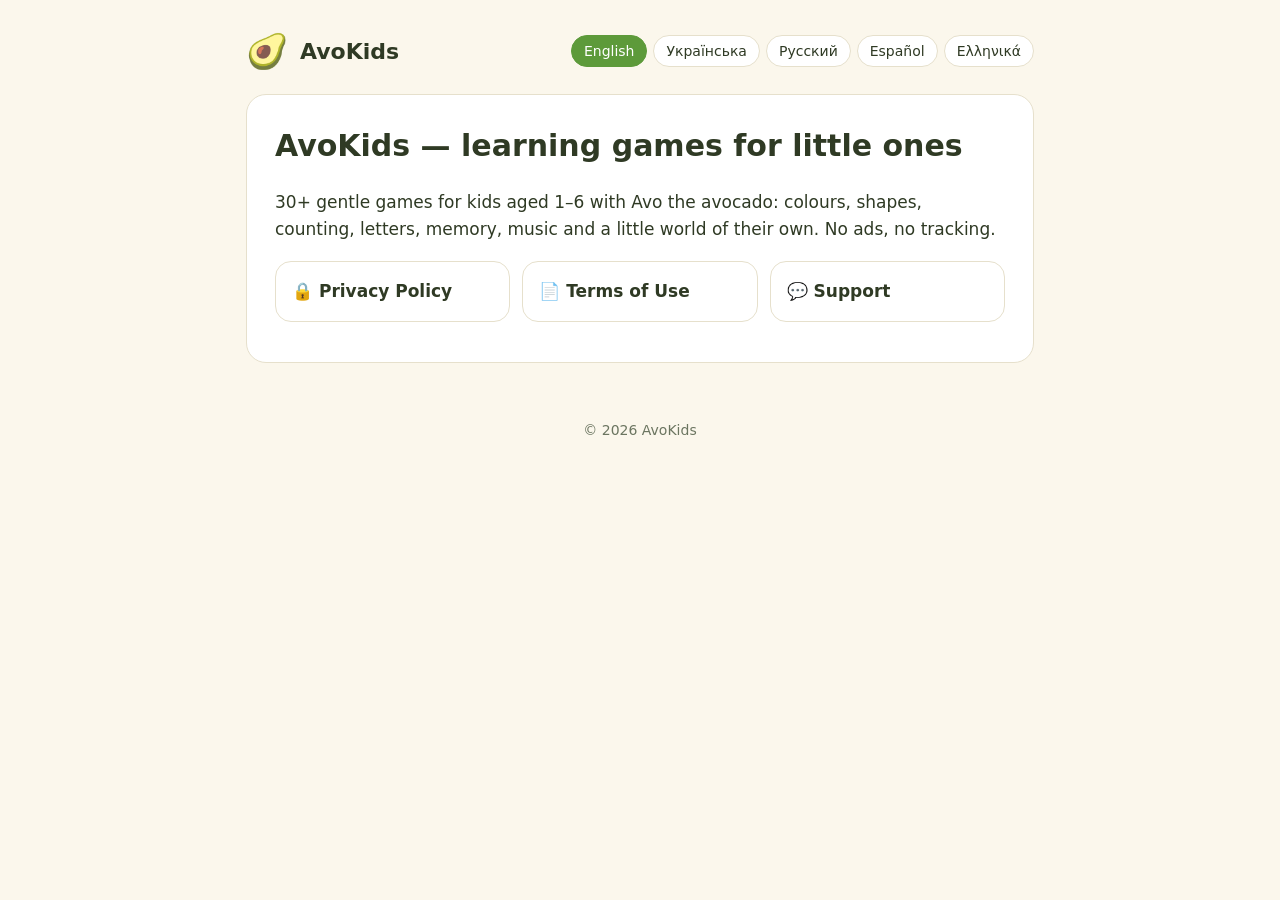
<file: index.html>
<!doctype html>
<html lang="en">
<head>
<meta charset="utf-8">
<meta name="viewport" content="width=device-width, initial-scale=1">
<title>AvoKids</title>
<link rel="stylesheet" href="site.css">
</head>
<body>
<header>
  <span class="logo">🥑</span><a class="name" href="index.html" data-keep-lang>AvoKids</a>
  <nav class="langs" aria-label="Language"></nav>
</header>
<main>
<article lang="en">
<h1>AvoKids — learning games for little ones</h1>
<p>30+ gentle games for kids aged 1–6 with Avo the avocado: colours, shapes, counting, letters, memory, music and a little world of their own. No ads, no tracking.</p>
<div class="cards">
<a href="privacy.html" data-keep-lang>🔒 Privacy Policy</a><a href="terms.html" data-keep-lang>📄 Terms of Use</a><a href="support.html" data-keep-lang>💬 Support</a>
</div>
</article>
<article lang="uk">
<h1>AvoKids — розвивальні ігри для малечі</h1>
<p>Понад 30 лагідних ігор для дітей 1–6 років з Авокадиком: кольори, форми, рахунок, літери, пам’ять, музика й маленький власний світ. Без реклами й стеження.</p>
<div class="cards">
<a href="privacy.html" data-keep-lang>🔒 Політика конфіденційності</a><a href="terms.html" data-keep-lang>📄 Умови використання</a><a href="support.html" data-keep-lang>💬 Підтримка</a>
</div>
</article>
<article lang="ru">
<h1>AvoKids — развивающие игры для малышей</h1>
<p>Больше 30 мягких игр для детей 1–6 лет с Авокадиком: цвета, формы, счёт, буквы, память, музыка и маленький собственный мир. Без рекламы и слежки.</p>
<div class="cards">
<a href="privacy.html" data-keep-lang>🔒 Политика конфиденциальности</a><a href="terms.html" data-keep-lang>📄 Условия использования</a><a href="support.html" data-keep-lang>💬 Поддержка</a>
</div>
</article>
<article lang="es">
<h1>AvoKids — juegos educativos para peques</h1>
<p>Más de 30 juegos tranquilos para niños de 1 a 6 años con Avo el aguacate: colores, formas, números, letras, memoria, música y un pequeño mundo propio. Sin anuncios ni rastreo.</p>
<div class="cards">
<a href="privacy.html" data-keep-lang>🔒 Política de privacidad</a><a href="terms.html" data-keep-lang>📄 Condiciones de uso</a><a href="support.html" data-keep-lang>💬 Soporte</a>
</div>
</article>
<article lang="el">
<h1>AvoKids — εκπαιδευτικά παιχνίδια για μικρούς</h1>
<p>Πάνω από 30 ήρεμα παιχνίδια για παιδιά 1–6 ετών με τον Avo το αβοκάντο: χρώματα, σχήματα, αριθμοί, γράμματα, μνήμη, μουσική κι ένας μικρός δικός τους κόσμος. Χωρίς διαφημίσεις και παρακολούθηση.</p>
<div class="cards">
<a href="privacy.html" data-keep-lang>🔒 Πολιτική απορρήτου</a><a href="terms.html" data-keep-lang>📄 Όροι χρήσης</a><a href="support.html" data-keep-lang>💬 Υποστήριξη</a>
</div>
</article>
</main>
<footer>© 2026 AvoKids</footer>
<script src="site.js"></script>
</body>
</html>
</file>
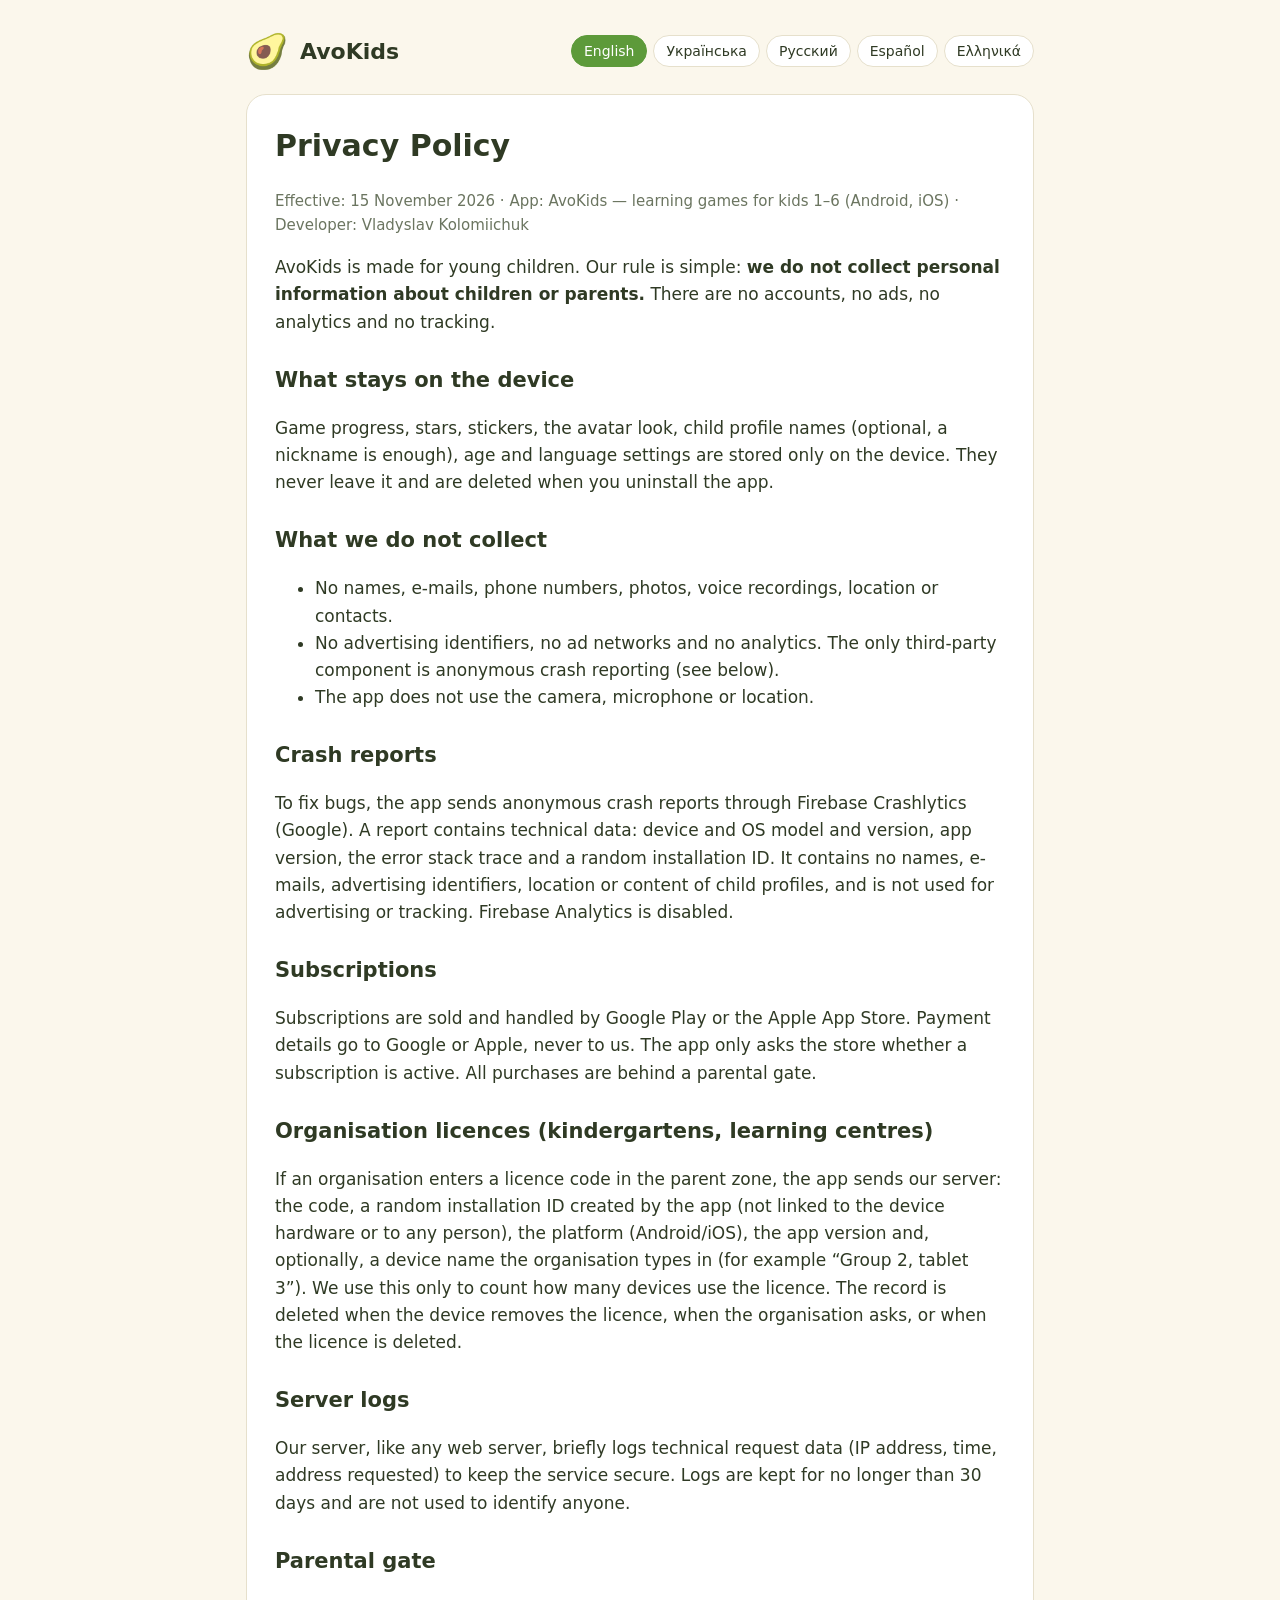
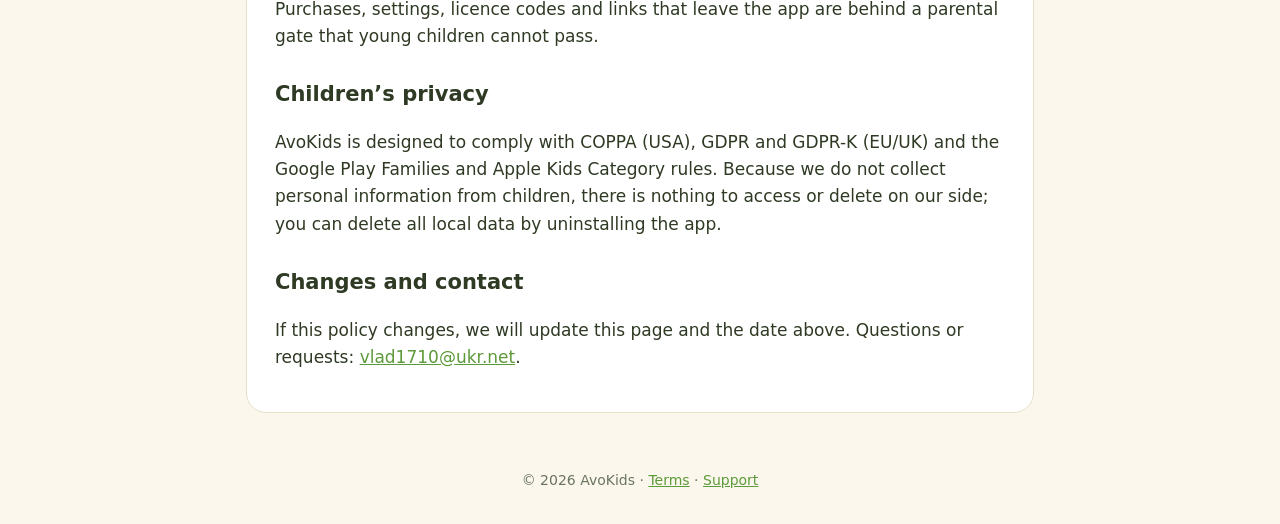
<file: privacy.html>
<!doctype html>
<html lang="en">
<head>
<meta charset="utf-8">
<meta name="viewport" content="width=device-width, initial-scale=1">
<title>AvoKids — Privacy Policy</title>
<link rel="stylesheet" href="site.css">
</head>
<body>
<header>
  <span class="logo">🥑</span><a class="name" href="index.html" data-keep-lang>AvoKids</a>
  <nav class="langs" aria-label="Language"></nav>
</header>
<main>

<article lang="en">
<h1>Privacy Policy</h1>
<p class="muted">Effective: 15 November 2026 · App: AvoKids — learning games for kids 1–6 (Android, iOS) · Developer: Vladyslav Kolomiichuk</p>
<p>AvoKids is made for young children. Our rule is simple: <strong>we do not collect personal information about children or parents.</strong> There are no accounts, no ads, no analytics and no tracking.</p>

<h2>What stays on the device</h2>
<p>Game progress, stars, stickers, the avatar look, child profile names (optional, a nickname is enough), age and language settings are stored only on the device. They never leave it and are deleted when you uninstall the app.</p>

<h2>What we do not collect</h2>
<ul>
<li>No names, e-mails, phone numbers, photos, voice recordings, location or contacts.</li>
<li>No advertising identifiers, no ad networks and no analytics. The only third-party component is anonymous crash reporting (see below).</li>
<li>The app does not use the camera, microphone or location.</li>
</ul>

<h2>Crash reports</h2>
<p>To fix bugs, the app sends anonymous crash reports through Firebase Crashlytics (Google). A report contains technical data: device and OS model and version, app version, the error stack trace and a random installation ID. It contains no names, e-mails, advertising identifiers, location or content of child profiles, and is not used for advertising or tracking. Firebase Analytics is disabled.</p>

<h2>Subscriptions</h2>
<p>Subscriptions are sold and handled by Google Play or the Apple App Store. Payment details go to Google or Apple, never to us. The app only asks the store whether a subscription is active. All purchases are behind a parental gate.</p>

<h2>Organisation licences (kindergartens, learning centres)</h2>
<p>If an organisation enters a licence code in the parent zone, the app sends our server: the code, a random installation ID created by the app (not linked to the device hardware or to any person), the platform (Android/iOS), the app version and, optionally, a device name the organisation types in (for example “Group 2, tablet 3”). We use this only to count how many devices use the licence. The record is deleted when the device removes the licence, when the organisation asks, or when the licence is deleted.</p>

<h2>Server logs</h2>
<p>Our server, like any web server, briefly logs technical request data (IP address, time, address requested) to keep the service secure. Logs are kept for no longer than 30 days and are not used to identify anyone.</p>

<h2>Parental gate</h2>
<p>Purchases, settings, licence codes and links that leave the app are behind a parental gate that young children cannot pass.</p>

<h2>Children’s privacy</h2>
<p>AvoKids is designed to comply with COPPA (USA), GDPR and GDPR-K (EU/UK) and the Google Play Families and Apple Kids Category rules. Because we do not collect personal information from children, there is nothing to access or delete on our side; you can delete all local data by uninstalling the app.</p>

<h2>Changes and contact</h2>
<p>If this policy changes, we will update this page and the date above. Questions or requests: <a href="mailto:vlad1710@ukr.net">vlad1710@ukr.net</a>.</p>
</article>

<article lang="uk">
<h1>Політика конфіденційності</h1>
<p class="muted">Діє з 15 листопада 2026 · Застосунок: AvoKids — розвивальні ігри для дітей 1–6 років (Android, iOS) · Розробник: Vladyslav Kolomiichuk</p>
<p>AvoKids створено для маленьких дітей. Наше правило просте: <strong>ми не збираємо персональних даних дітей чи батьків.</strong> Немає акаунтів, реклами, сторонньої аналітики й відстеження.</p>

<h2>Що зберігається на пристрої</h2>
<p>Прогрес в іграх, зірочки, наліпки, вигляд персонажа, імена дитячих профілів (необов’язково, достатньо прізвиська), налаштування віку й мови зберігаються лише на пристрої. Вони нікуди не передаються і видаляються разом із застосунком.</p>

<h2>Чого ми не збираємо</h2>
<ul>
<li>Імен, e-mail, телефонів, фото, записів голосу, геолокації чи контактів.</li>
<li>Рекламних ідентифікаторів; немає рекламних мереж і аналітики. Єдиний сторонній компонент — анонімні звіти про збої (див. нижче).</li>
<li>Застосунок не використовує камеру, мікрофон і геолокацію.</li>
</ul>

<h2>Звіти про збої</h2>
<p>Щоб виправляти помилки, застосунок надсилає анонімні звіти про збої через Firebase Crashlytics (Google). Звіт містить технічні дані: модель і версію пристрою та системи, версію застосунку, трасування помилки та випадковий ідентифікатор встановлення. У ньому немає імен, e-mail, рекламних ідентифікаторів, геолокації чи вмісту дитячих профілів, і він не використовується для реклами чи відстеження. Firebase Analytics вимкнено.</p>

<h2>Підписки</h2>
<p>Підписки продає й обслуговує Google Play або Apple App Store. Платіжні дані отримують Google чи Apple, а не ми. Застосунок лише питає магазин, чи активна підписка. Усі покупки — за батьківським замком.</p>

<h2>Ліцензії для організацій (садочки, навчальні центри)</h2>
<p>Якщо організація вводить ліцензійний код у батьківській зоні, застосунок надсилає на наш сервер: код, випадковий ідентифікатор встановлення (не пов’язаний із «залізом» пристрою чи людиною), платформу (Android/iOS), версію застосунку й, за бажанням, назву пристрою, яку вводить організація (наприклад, «Група 2, планшет 3»). Це потрібно лише для підрахунку пристроїв за ліцензією. Запис видаляється, коли пристрій знімає ліцензію, на прохання організації або при видаленні ліцензії.</p>

<h2>Журнали сервера</h2>
<p>Наш сервер, як і будь-який вебсервер, коротко записує технічні дані запитів (IP-адресу, час, адресу запиту) для безпеки. Журнали зберігаються не довше 30 днів і не використовуються для ідентифікації.</p>

<h2>Батьківський замок</h2>
<p>Покупки, налаштування, ліцензійні коди й посилання за межі застосунку закриті батьківським замком, який маленька дитина не пройде.</p>

<h2>Конфіденційність дітей</h2>
<p>AvoKids розроблено відповідно до COPPA (США), GDPR і GDPR-K (ЄС/Велика Британія), правил Google Play Families та Apple Kids Category. Ми не збираємо персональних даних дітей, тож на нашому боці нічого переглядати чи видаляти; усі локальні дані видаляються разом із застосунком.</p>

<h2>Зміни й контакти</h2>
<p>Якщо політика зміниться, ми оновимо цю сторінку й дату вгорі. Питання та запити: <a href="mailto:vlad1710@ukr.net">vlad1710@ukr.net</a>.</p>
</article>

<article lang="ru">
<h1>Политика конфиденциальности</h1>
<p class="muted">Действует с 15 ноября 2026 · Приложение: AvoKids — развивающие игры для детей 1–6 лет (Android, iOS) · Разработчик: Vladyslav Kolomiichuk</p>
<p>AvoKids создано для маленьких детей. Наше правило простое: <strong>мы не собираем персональные данные детей и родителей.</strong> Нет аккаунтов, рекламы, сторонней аналитики и отслеживания.</p>

<h2>Что хранится на устройстве</h2>
<p>Прогресс в играх, звёздочки, наклейки, внешний вид персонажа, имена детских профилей (необязательно, достаточно прозвища), настройки возраста и языка хранятся только на устройстве. Они никуда не передаются и удаляются вместе с приложением.</p>

<h2>Что мы не собираем</h2>
<ul>
<li>Имена, e-mail, телефоны, фото, записи голоса, геолокацию и контакты.</li>
<li>Рекламные идентификаторы; нет рекламных сетей и аналитики. Единственный сторонний компонент — анонимные отчёты о сбоях (см. ниже).</li>
<li>Приложение не использует камеру, микрофон и геолокацию.</li>
</ul>

<h2>Отчёты о сбоях</h2>
<p>Чтобы исправлять ошибки, приложение отправляет анонимные отчёты о сбоях через Firebase Crashlytics (Google). Отчёт содержит технические данные: модель и версию устройства и системы, версию приложения, трассировку ошибки и случайный идентификатор установки. В нём нет имён, e-mail, рекламных идентификаторов, геолокации или содержимого детских профилей, и он не используется для рекламы или отслеживания. Firebase Analytics отключён.</p>

<h2>Подписки</h2>
<p>Подписки продаёт и обслуживает Google Play или Apple App Store. Платёжные данные получают Google или Apple, а не мы. Приложение только спрашивает магазин, активна ли подписка. Все покупки — за родительским замком.</p>

<h2>Лицензии для организаций (детские сады, учебные центры)</h2>
<p>Если организация вводит лицензионный код в родительской зоне, приложение отправляет на наш сервер: код, случайный идентификатор установки (не связан с «железом» устройства или человеком), платформу (Android/iOS), версию приложения и, по желанию, название устройства, которое вводит организация (например, «Группа 2, планшет 3»). Это нужно только для подсчёта устройств по лицензии. Запись удаляется, когда устройство снимает лицензию, по просьбе организации или при удалении лицензии.</p>

<h2>Журналы сервера</h2>
<p>Наш сервер, как любой веб-сервер, кратко записывает технические данные запросов (IP-адрес, время, адрес запроса) для безопасности. Журналы хранятся не дольше 30 дней и не используются для идентификации.</p>

<h2>Родительский замок</h2>
<p>Покупки, настройки, лицензионные коды и ссылки за пределы приложения закрыты родительским замком, который маленький ребёнок не пройдёт.</p>

<h2>Конфиденциальность детей</h2>
<p>AvoKids разработано в соответствии с COPPA (США), GDPR и GDPR-K (ЕС/Великобритания), правилами Google Play Families и Apple Kids Category. Мы не собираем персональные данные детей, поэтому на нашей стороне нечего просматривать или удалять; все локальные данные удаляются вместе с приложением.</p>

<h2>Изменения и контакты</h2>
<p>Если политика изменится, мы обновим эту страницу и дату вверху. Вопросы и запросы: <a href="mailto:vlad1710@ukr.net">vlad1710@ukr.net</a>.</p>
</article>

<article lang="es">
<h1>Política de privacidad</h1>
<p class="muted">Vigente desde el 15 de noviembre de 2026 · App: AvoKids — juegos educativos para niños de 1 a 6 años (Android, iOS) · Desarrollador: Vladyslav Kolomiichuk</p>
<p>AvoKids está hecha para niños pequeños. Nuestra regla es sencilla: <strong>no recopilamos datos personales de niños ni de padres.</strong> No hay cuentas, anuncios, analítica de terceros ni seguimiento.</p>

<h2>Lo que se queda en el dispositivo</h2>
<p>El progreso, las estrellas, las pegatinas, el aspecto del personaje, los nombres de los perfiles infantiles (opcional, basta un apodo) y los ajustes de edad e idioma se guardan solo en el dispositivo. Nunca salen de él y se borran al desinstalar la app.</p>

<h2>Lo que no recopilamos</h2>
<ul>
<li>Nombres, correos, teléfonos, fotos, grabaciones de voz, ubicación ni contactos.</li>
<li>Identificadores publicitarios; no hay redes de anuncios ni analítica. El único componente de terceros son los informes anónimos de errores (ver abajo).</li>
<li>La app no usa la cámara, el micrófono ni la ubicación.</li>
</ul>

<h2>Informes de errores</h2>
<p>Para corregir fallos, la app envía informes anónimos de errores mediante Firebase Crashlytics (Google). El informe contiene datos técnicos: modelo y versión del dispositivo y del sistema, versión de la app, la traza del error y un identificador de instalación aleatorio. No contiene nombres, correos, identificadores publicitarios, ubicación ni contenido de los perfiles infantiles, y no se usa para publicidad ni seguimiento. Firebase Analytics está desactivado.</p>

<h2>Suscripciones</h2>
<p>Las suscripciones las vende y gestiona Google Play o Apple App Store. Los datos de pago van a Google o Apple, nunca a nosotros. La app solo consulta a la tienda si la suscripción está activa. Todas las compras están tras un control parental.</p>

<h2>Licencias para organizaciones (guarderías, centros educativos)</h2>
<p>Si una organización introduce un código de licencia en la zona de padres, la app envía a nuestro servidor: el código, un ID de instalación aleatorio creado por la app (no vinculado al hardware ni a ninguna persona), la plataforma (Android/iOS), la versión de la app y, opcionalmente, un nombre de dispositivo que escribe la organización (por ejemplo, «Grupo 2, tableta 3»). Solo lo usamos para contar los dispositivos de la licencia. El registro se borra cuando el dispositivo retira la licencia, cuando la organización lo pide o cuando se elimina la licencia.</p>

<h2>Registros del servidor</h2>
<p>Nuestro servidor, como cualquier servidor web, registra brevemente datos técnicos de las solicitudes (dirección IP, hora, dirección solicitada) por seguridad. Se conservan un máximo de 30 días y no se usan para identificar a nadie.</p>

<h2>Control parental</h2>
<p>Las compras, los ajustes, los códigos de licencia y los enlaces que salen de la app están protegidos por un control parental que los niños pequeños no pueden superar.</p>

<h2>Privacidad infantil</h2>
<p>AvoKids está diseñada para cumplir COPPA (EE. UU.), RGPD y RGPD-K (UE/Reino Unido) y las normas de Google Play Familias y la categoría Niños de Apple. Como no recopilamos datos personales de niños, no hay nada que consultar o borrar en nuestro lado; todos los datos locales se borran al desinstalar la app.</p>

<h2>Cambios y contacto</h2>
<p>Si esta política cambia, actualizaremos esta página y la fecha de arriba. Preguntas o solicitudes: <a href="mailto:vlad1710@ukr.net">vlad1710@ukr.net</a>.</p>
</article>

<article lang="el">
<h1>Πολιτική απορρήτου</h1>
<p class="muted">Ισχύει από 15 Νοεμβρίου 2026 · Εφαρμογή: AvoKids — εκπαιδευτικά παιχνίδια για παιδιά 1–6 ετών (Android, iOS) · Προγραμματιστής: Vladyslav Kolomiichuk</p>
<p>Το AvoKids φτιάχτηκε για μικρά παιδιά. Ο κανόνας μας είναι απλός: <strong>δεν συλλέγουμε προσωπικά δεδομένα παιδιών ή γονέων.</strong> Δεν υπάρχουν λογαριασμοί, διαφημίσεις, αναλυτικά τρίτων ή παρακολούθηση.</p>

<h2>Τι μένει στη συσκευή</h2>
<p>Η πρόοδος, τα αστέρια, τα αυτοκόλλητα, η εμφάνιση του χαρακτήρα, τα ονόματα των παιδικών προφίλ (προαιρετικά, αρκεί ένα ψευδώνυμο) και οι ρυθμίσεις ηλικίας και γλώσσας αποθηκεύονται μόνο στη συσκευή. Δεν φεύγουν ποτέ από αυτήν και διαγράφονται με την απεγκατάσταση.</p>

<h2>Τι δεν συλλέγουμε</h2>
<ul>
<li>Ονόματα, e-mail, τηλέφωνα, φωτογραφίες, ηχογραφήσεις, τοποθεσία ή επαφές.</li>
<li>Διαφημιστικά αναγνωριστικά· δεν υπάρχουν διαφημιστικά δίκτυα ούτε αναλυτικά. Το μόνο στοιχείο τρίτου μέρους είναι οι ανώνυμες αναφορές σφαλμάτων (δείτε παρακάτω).</li>
<li>Η εφαρμογή δεν χρησιμοποιεί κάμερα, μικρόφωνο ή τοποθεσία.</li>
</ul>

<h2>Αναφορές σφαλμάτων</h2>
<p>Για να διορθώνουμε κρασαρίσματα, η εφαρμογή στέλνει ανώνυμες αναφορές σφαλμάτων μέσω του Firebase Crashlytics (Google). Η αναφορά περιέχει τεχνικά δεδομένα: τύπο και έκδοση συσκευής και λειτουργικού συστήματος, έκδοση της εφαρμογής, τη στοίβα κλήσεων του σφάλματος και ένα τυχαίο αναγνωριστικό εγκατάστασης. Δεν περιέχει ονόματα, e-mail, διαφημιστικά αναγνωριστικά, τοποθεσία ή περιεχόμενο από τα προφίλ των παιδιών και δεν χρησιμοποιείται για διαφήμιση ή παρακολούθηση. Το Firebase Analytics είναι απενεργοποιημένο.</p>

<h2>Συνδρομές</h2>
<p>Τις συνδρομές τις πουλά και τις διαχειρίζεται το Google Play ή το Apple App Store. Τα στοιχεία πληρωμής πηγαίνουν στη Google ή την Apple, ποτέ σε εμάς. Η εφαρμογή ρωτά μόνο το κατάστημα αν η συνδρομή είναι ενεργή. Όλες οι αγορές βρίσκονται πίσω από γονικό έλεγχο.</p>

<h2>Άδειες για οργανισμούς (νηπιαγωγεία, εκπαιδευτικά κέντρα)</h2>
<p>Αν ένας οργανισμός εισαγάγει κωδικό άδειας στη ζώνη γονέων, η εφαρμογή στέλνει στον διακομιστή μας: τον κωδικό, ένα τυχαίο αναγνωριστικό εγκατάστασης (χωρίς σύνδεση με το υλικό ή με πρόσωπο), την πλατφόρμα (Android/iOS), την έκδοση της εφαρμογής και, προαιρετικά, ένα όνομα συσκευής που πληκτρολογεί ο οργανισμός (π.χ. «Ομάδα 2, tablet 3»). Τα χρησιμοποιούμε μόνο για να μετράμε τις συσκευές της άδειας. Η εγγραφή διαγράφεται όταν η συσκευή αφαιρεί την άδεια, όταν το ζητήσει ο οργανισμός ή όταν διαγραφεί η άδεια.</p>

<h2>Αρχεία καταγραφής</h2>
<p>Ο διακομιστής μας, όπως κάθε διακομιστής ιστού, καταγράφει για λίγο τεχνικά στοιχεία αιτημάτων (διεύθυνση IP, ώρα, ζητούμενη διεύθυνση) για λόγους ασφαλείας. Διατηρούνται έως 30 ημέρες και δεν χρησιμοποιούνται για ταυτοποίηση.</p>

<h2>Γονικός έλεγχος</h2>
<p>Οι αγορές, οι ρυθμίσεις, οι κωδικοί άδειας και οι σύνδεσμοι εκτός εφαρμογής προστατεύονται από γονικό έλεγχο που τα μικρά παιδιά δεν μπορούν να περάσουν.</p>

<h2>Απόρρητο των παιδιών</h2>
<p>Το AvoKids έχει σχεδιαστεί σύμφωνα με το COPPA (ΗΠΑ), τον ΓΚΠΔ (ΕΕ/ΗΒ) και τους κανόνες Google Play Families και Apple Kids Category. Επειδή δεν συλλέγουμε προσωπικά δεδομένα παιδιών, δεν υπάρχει τίποτα για πρόσβαση ή διαγραφή από την πλευρά μας· όλα τα τοπικά δεδομένα διαγράφονται με την απεγκατάσταση.</p>

<h2>Αλλαγές και επικοινωνία</h2>
<p>Αν αλλάξει η πολιτική, θα ενημερώσουμε αυτή τη σελίδα και την ημερομηνία. Ερωτήσεις ή αιτήματα: <a href="mailto:vlad1710@ukr.net">vlad1710@ukr.net</a>.</p>
</article>

</main>
<footer>© 2026 AvoKids · <a href="terms.html" data-keep-lang>Terms</a> · <a href="support.html" data-keep-lang>Support</a></footer>
<script src="site.js"></script>
</body>
</html>
</file>
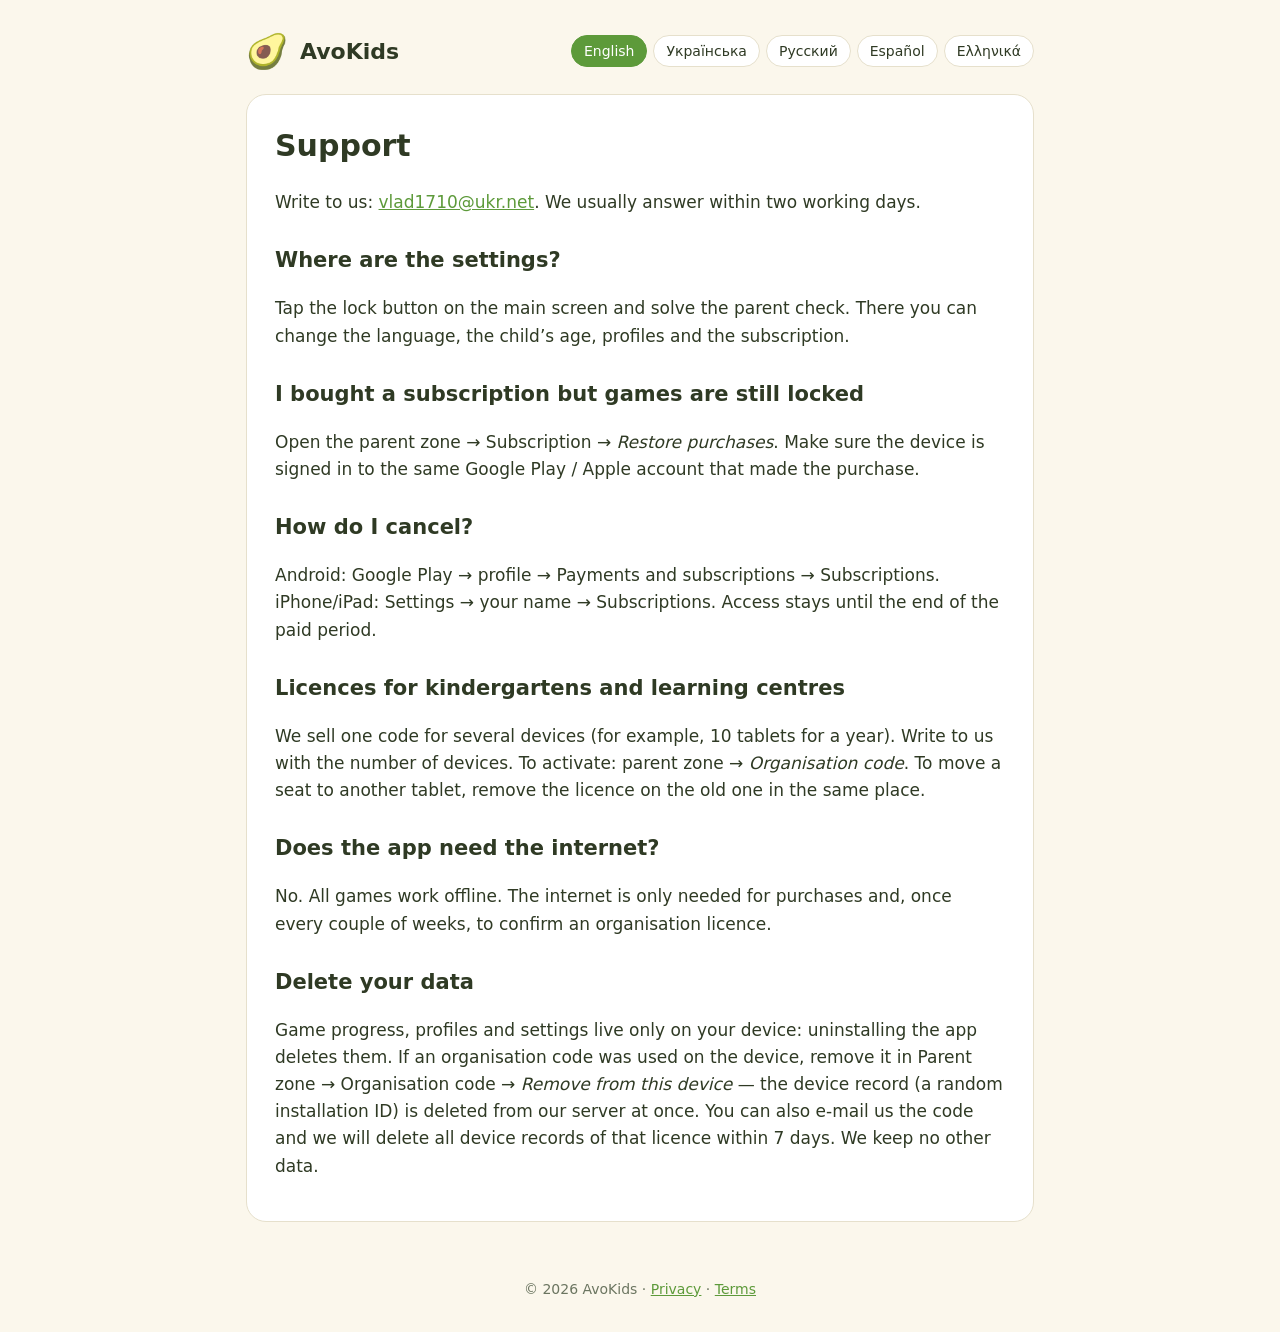
<file: support.html>
<!doctype html>
<html lang="en">
<head>
<meta charset="utf-8">
<meta name="viewport" content="width=device-width, initial-scale=1">
<title>AvoKids — Support</title>
<link rel="stylesheet" href="site.css">
</head>
<body>
<header>
  <span class="logo">🥑</span><a class="name" href="index.html" data-keep-lang>AvoKids</a>
  <nav class="langs" aria-label="Language"></nav>
</header>
<main>

<article lang="en">
<h1>Support</h1>
<p>Write to us: <a href="mailto:vlad1710@ukr.net">vlad1710@ukr.net</a>. We usually answer within two working days.</p>
<h2>Where are the settings?</h2>
<p>Tap the lock button on the main screen and solve the parent check. There you can change the language, the child’s age, profiles and the subscription.</p>
<h2>I bought a subscription but games are still locked</h2>
<p>Open the parent zone → Subscription → <em>Restore purchases</em>. Make sure the device is signed in to the same Google Play / Apple account that made the purchase.</p>
<h2>How do I cancel?</h2>
<p>Android: Google Play → profile → Payments and subscriptions → Subscriptions. iPhone/iPad: Settings → your name → Subscriptions. Access stays until the end of the paid period.</p>
<h2>Licences for kindergartens and learning centres</h2>
<p>We sell one code for several devices (for example, 10 tablets for a year). Write to us with the number of devices. To activate: parent zone → <em>Organisation code</em>. To move a seat to another tablet, remove the licence on the old one in the same place.</p>
<h2>Does the app need the internet?</h2>
<p>No. All games work offline. The internet is only needed for purchases and, once every couple of weeks, to confirm an organisation licence.</p>
<h2 class="anchor-delete">Delete your data</h2>
<p>Game progress, profiles and settings live only on your device: uninstalling the app deletes them. If an organisation code was used on the device, remove it in Parent zone → Organisation code → <em>Remove from this device</em> — the device record (a random installation ID) is deleted from our server at once. You can also e-mail us the code and we will delete all device records of that licence within 7 days. We keep no other data.</p>
</article>

<article lang="uk">
<h1>Підтримка</h1>
<p>Пишіть нам: <a href="mailto:vlad1710@ukr.net">vlad1710@ukr.net</a>. Зазвичай відповідаємо протягом двох робочих днів.</p>
<h2>Де налаштування?</h2>
<p>Натисніть кнопку із замком на головному екрані й розв’яжіть батьківську перевірку. Там можна змінити мову, вік дитини, профілі й підписку.</p>
<h2>Купив підписку, а ігри досі закриті</h2>
<p>Батьківська зона → Підписка → <em>Відновити покупки</em>. Пристрій має бути в тому самому акаунті Google Play / Apple, з якого була покупка.</p>
<h2>Як скасувати?</h2>
<p>Android: Google Play → профіль → Платежі й підписки → Підписки. iPhone/iPad: Параметри → ваше ім’я → Підписки. Доступ лишається до кінця оплаченого періоду.</p>
<h2>Ліцензії для садочків і навчальних центрів</h2>
<p>Ми продаємо один код на кілька пристроїв (наприклад, 10 планшетів на рік). Напишіть нам, скільки пристроїв потрібно. Активація: батьківська зона → <em>Код організації</em>. Щоб перенести місце на інший планшет, зніміть ліцензію на старому там само.</p>
<h2>Чи потрібен інтернет?</h2>
<p>Ні. Усі ігри працюють без інтернету. Він потрібен лише для покупок і раз на кілька тижнів — щоб підтвердити ліцензію організації.</p>
<h2 class="anchor-delete">Видалення даних</h2>
<p>Прогрес, профілі й налаштування зберігаються лише на пристрої: видалення застосунку видаляє їх. Якщо на пристрої вводили код організації, зніміть його: батьківська зона → Код організації → <em>Зняти з цього пристрою</em> — запис пристрою (випадковий ідентифікатор встановлення) одразу видаляється з нашого сервера. Також можна надіслати нам код листом — ми видалимо всі записи пристроїв цієї ліцензії протягом 7 днів. Інших даних ми не зберігаємо.</p>
</article>

<article lang="ru">
<h1>Поддержка</h1>
<p>Пишите нам: <a href="mailto:vlad1710@ukr.net">vlad1710@ukr.net</a>. Обычно отвечаем в течение двух рабочих дней.</p>
<h2>Где настройки?</h2>
<p>Нажмите кнопку с замком на главном экране и решите родительскую проверку. Там можно изменить язык, возраст ребёнка, профили и подписку.</p>
<h2>Купил подписку, а игры всё ещё закрыты</h2>
<p>Родительская зона → Подписка → <em>Восстановить покупки</em>. Устройство должно быть в том же аккаунте Google Play / Apple, с которого была покупка.</p>
<h2>Как отменить?</h2>
<p>Android: Google Play → профиль → Платежи и подписки → Подписки. iPhone/iPad: Настройки → ваше имя → Подписки. Доступ сохраняется до конца оплаченного периода.</p>
<h2>Лицензии для детских садов и учебных центров</h2>
<p>Мы продаём один код на несколько устройств (например, 10 планшетов на год). Напишите нам, сколько устройств нужно. Активация: родительская зона → <em>Код организации</em>. Чтобы перенести место на другой планшет, снимите лицензию на старом там же.</p>
<h2>Нужен ли интернет?</h2>
<p>Нет. Все игры работают без интернета. Он нужен только для покупок и раз в несколько недель — чтобы подтвердить лицензию организации.</p>
<h2 class="anchor-delete">Удаление данных</h2>
<p>Прогресс, профили и настройки хранятся только на устройстве: удаление приложения удаляет их. Если на устройстве вводили код организации, снимите его: родительская зона → Код организации → <em>Снять с этого устройства</em> — запись устройства (случайный идентификатор установки) сразу удаляется с нашего сервера. Также можно прислать нам код письмом — мы удалим все записи устройств этой лицензии в течение 7 дней. Других данных мы не храним.</p>
</article>

<article lang="es">
<h1>Soporte</h1>
<p>Escríbenos: <a href="mailto:vlad1710@ukr.net">vlad1710@ukr.net</a>. Normalmente respondemos en dos días laborables.</p>
<h2>¿Dónde están los ajustes?</h2>
<p>Toca el botón del candado en la pantalla principal y resuelve la comprobación para padres. Ahí puedes cambiar el idioma, la edad, los perfiles y la suscripción.</p>
<h2>Compré la suscripción pero los juegos siguen bloqueados</h2>
<p>Zona de padres → Suscripción → <em>Restaurar compras</em>. El dispositivo debe usar la misma cuenta de Google Play / Apple con la que se compró.</p>
<h2>¿Cómo cancelo?</h2>
<p>Android: Google Play → perfil → Pagos y suscripciones → Suscripciones. iPhone/iPad: Ajustes → tu nombre → Suscripciones. El acceso dura hasta el final del periodo pagado.</p>
<h2>Licencias para guarderías y centros educativos</h2>
<p>Vendemos un código para varios dispositivos (por ejemplo, 10 tabletas durante un año). Escríbenos con el número de dispositivos. Para activarlo: zona de padres → <em>Código de organización</em>. Para pasar una plaza a otra tableta, retira la licencia en la anterior desde el mismo sitio.</p>
<h2>¿Hace falta internet?</h2>
<p>No. Todos los juegos funcionan sin conexión. Internet solo se necesita para compras y, cada pocas semanas, para confirmar la licencia de una organización.</p>
<h2 class="anchor-delete">Eliminar tus datos</h2>
<p>El progreso, los perfiles y los ajustes están solo en el dispositivo: al desinstalar la app se eliminan. Si se usó un código de organización, quítalo en Zona de padres → Código de organización → <em>Quitar de este dispositivo</em>: el registro del dispositivo (un ID de instalación aleatorio) se borra de nuestro servidor al instante. También puedes enviarnos el código por correo y borraremos todos los registros de esa licencia en 7 días. No guardamos ningún otro dato.</p>
</article>

<article lang="el">
<h1>Υποστήριξη</h1>
<p>Γράψτε μας: <a href="mailto:vlad1710@ukr.net">vlad1710@ukr.net</a>. Συνήθως απαντάμε μέσα σε δύο εργάσιμες ημέρες.</p>
<h2>Πού είναι οι ρυθμίσεις;</h2>
<p>Πατήστε το κουμπί με την κλειδαριά στην αρχική οθόνη και λύστε τον γονικό έλεγχο. Εκεί αλλάζετε γλώσσα, ηλικία, προφίλ και συνδρομή.</p>
<h2>Αγόρασα συνδρομή αλλά τα παιχνίδια είναι κλειδωμένα</h2>
<p>Ζώνη γονέων → Συνδρομή → <em>Επαναφορά αγορών</em>. Η συσκευή πρέπει να έχει τον ίδιο λογαριασμό Google Play / Apple με τον οποίο έγινε η αγορά.</p>
<h2>Πώς ακυρώνω;</h2>
<p>Android: Google Play → προφίλ → Πληρωμές και συνδρομές → Συνδρομές. iPhone/iPad: Ρυθμίσεις → το όνομά σας → Συνδρομές. Η πρόσβαση μένει ως το τέλος της πληρωμένης περιόδου.</p>
<h2>Άδειες για νηπιαγωγεία και εκπαιδευτικά κέντρα</h2>
<p>Πουλάμε έναν κωδικό για πολλές συσκευές (π.χ. 10 tablet για έναν χρόνο). Γράψτε μας πόσες συσκευές χρειάζεστε. Ενεργοποίηση: ζώνη γονέων → <em>Κωδικός οργανισμού</em>. Για να μεταφέρετε μια θέση σε άλλο tablet, αφαιρέστε την άδεια από το παλιό στο ίδιο σημείο.</p>
<h2>Χρειάζεται ίντερνετ;</h2>
<p>Όχι. Όλα τα παιχνίδια λειτουργούν χωρίς σύνδεση. Το ίντερνετ χρειάζεται μόνο για αγορές και, κάθε λίγες εβδομάδες, για επιβεβαίωση της άδειας οργανισμού.</p>
<h2 class="anchor-delete">Διαγραφή δεδομένων</h2>
<p>Η πρόοδος, τα προφίλ και οι ρυθμίσεις υπάρχουν μόνο στη συσκευή: η απεγκατάσταση τα διαγράφει. Αν χρησιμοποιήθηκε κωδικός οργανισμού, αφαιρέστε τον: Ζώνη γονέων → Κωδικός οργανισμού → <em>Αφαίρεση από αυτή τη συσκευή</em> — η εγγραφή της συσκευής (ένα τυχαίο αναγνωριστικό εγκατάστασης) διαγράφεται αμέσως από τον διακομιστή μας. Μπορείτε επίσης να μας στείλετε τον κωδικό με e-mail και θα διαγράψουμε όλες τις εγγραφές της άδειας μέσα σε 7 ημέρες. Δεν κρατάμε άλλα δεδομένα.</p>
</article>

</main>
<footer>© 2026 AvoKids · <a href="privacy.html" data-keep-lang>Privacy</a> · <a href="terms.html" data-keep-lang>Terms</a></footer>
<script src="site.js"></script>
</body>
</html>
</file>
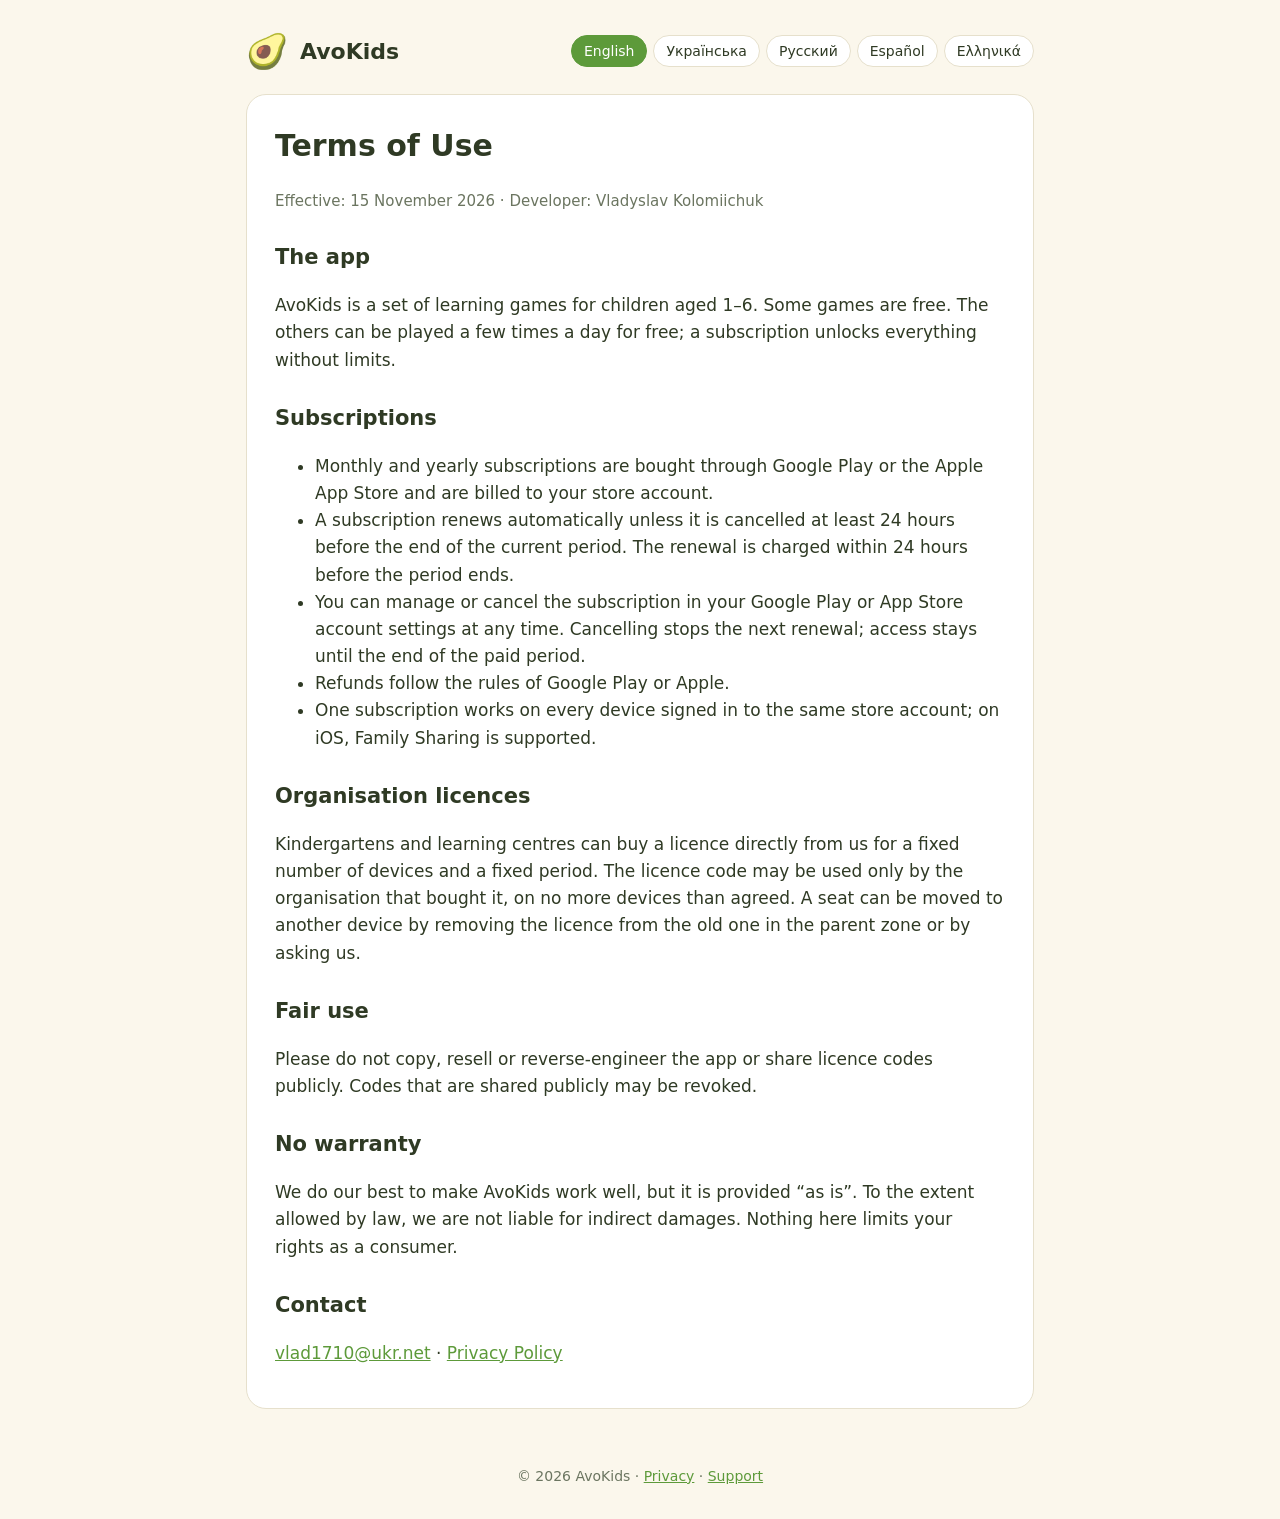
<file: terms.html>
<!doctype html>
<html lang="en">
<head>
<meta charset="utf-8">
<meta name="viewport" content="width=device-width, initial-scale=1">
<title>AvoKids — Terms of Use</title>
<link rel="stylesheet" href="site.css">
</head>
<body>
<header>
  <span class="logo">🥑</span><a class="name" href="index.html" data-keep-lang>AvoKids</a>
  <nav class="langs" aria-label="Language"></nav>
</header>
<main>

<article lang="en">
<h1>Terms of Use</h1>
<p class="muted">Effective: 15 November 2026 · Developer: Vladyslav Kolomiichuk</p>
<h2>The app</h2>
<p>AvoKids is a set of learning games for children aged 1–6. Some games are free. The others can be played a few times a day for free; a subscription unlocks everything without limits.</p>
<h2>Subscriptions</h2>
<ul>
<li>Monthly and yearly subscriptions are bought through Google Play or the Apple App Store and are billed to your store account.</li>
<li>A subscription renews automatically unless it is cancelled at least 24 hours before the end of the current period. The renewal is charged within 24 hours before the period ends.</li>
<li>You can manage or cancel the subscription in your Google Play or App Store account settings at any time. Cancelling stops the next renewal; access stays until the end of the paid period.</li>
<li>Refunds follow the rules of Google Play or Apple.</li>
<li>One subscription works on every device signed in to the same store account; on iOS, Family Sharing is supported.</li>
</ul>
<h2>Organisation licences</h2>
<p>Kindergartens and learning centres can buy a licence directly from us for a fixed number of devices and a fixed period. The licence code may be used only by the organisation that bought it, on no more devices than agreed. A seat can be moved to another device by removing the licence from the old one in the parent zone or by asking us.</p>
<h2>Fair use</h2>
<p>Please do not copy, resell or reverse-engineer the app or share licence codes publicly. Codes that are shared publicly may be revoked.</p>
<h2>No warranty</h2>
<p>We do our best to make AvoKids work well, but it is provided “as is”. To the extent allowed by law, we are not liable for indirect damages. Nothing here limits your rights as a consumer.</p>
<h2>Contact</h2>
<p><a href="mailto:vlad1710@ukr.net">vlad1710@ukr.net</a> · <a href="privacy.html" data-keep-lang>Privacy Policy</a></p>
</article>

<article lang="uk">
<h1>Умови використання</h1>
<p class="muted">Діють з 15 листопада 2026 · Розробник: Vladyslav Kolomiichuk</p>
<h2>Застосунок</h2>
<p>AvoKids — набір розвивальних ігор для дітей 1–6 років. Частина ігор безкоштовна. В інші можна безкоштовно грати кілька разів на день; підписка відкриває все без обмежень.</p>
<h2>Підписки</h2>
<ul>
<li>Місячна й річна підписки купуються через Google Play або Apple App Store, оплата списується з акаунта магазину.</li>
<li>Підписка продовжується автоматично, якщо її не скасувати щонайменше за 24 години до кінця поточного періоду. Оплата за продовження списується протягом 24 годин до кінця періоду.</li>
<li>Керувати підпискою або скасувати її можна будь-коли в налаштуваннях акаунта Google Play чи App Store. Після скасування доступ лишається до кінця оплаченого періоду.</li>
<li>Повернення коштів — за правилами Google Play або Apple.</li>
<li>Одна підписка працює на всіх пристроях з тим самим акаунтом магазину; на iOS підтримується «Сімейний доступ».</li>
</ul>
<h2>Ліцензії для організацій</h2>
<p>Садочки й навчальні центри можуть купити ліцензію напряму в нас — на визначену кількість пристроїв і строк. Код ліцензії може використовувати лише організація-покупець і не більше ніж на погодженій кількості пристроїв. Місце можна перенести на інший пристрій, знявши ліцензію зі старого в батьківській зоні, або написавши нам.</p>
<h2>Чесне використання</h2>
<p>Будь ласка, не копіюйте, не перепродавайте й не розбирайте застосунок і не публікуйте ліцензійні коди. Опубліковані коди можуть бути відкликані.</p>
<h2>Без гарантій</h2>
<p>Ми робимо все, щоб AvoKids працював добре, але він надається «як є». У межах, дозволених законом, ми не відповідаємо за непрямі збитки. Ці умови не обмежують ваших прав споживача.</p>
<h2>Контакти</h2>
<p><a href="mailto:vlad1710@ukr.net">vlad1710@ukr.net</a> · <a href="privacy.html" data-keep-lang>Політика конфіденційності</a></p>
</article>

<article lang="ru">
<h1>Условия использования</h1>
<p class="muted">Действуют с 15 ноября 2026 · Разработчик: Vladyslav Kolomiichuk</p>
<h2>Приложение</h2>
<p>AvoKids — набор развивающих игр для детей 1–6 лет. Часть игр бесплатна. В остальные можно бесплатно играть несколько раз в день; подписка открывает всё без ограничений.</p>
<h2>Подписки</h2>
<ul>
<li>Месячная и годовая подписки покупаются через Google Play или Apple App Store, оплата списывается с аккаунта магазина.</li>
<li>Подписка продлевается автоматически, если её не отменить минимум за 24 часа до конца текущего периода. Оплата за продление списывается в течение 24 часов до конца периода.</li>
<li>Управлять подпиской или отменить её можно в любой момент в настройках аккаунта Google Play или App Store. После отмены доступ сохраняется до конца оплаченного периода.</li>
<li>Возвраты — по правилам Google Play или Apple.</li>
<li>Одна подписка работает на всех устройствах с тем же аккаунтом магазина; на iOS поддерживается «Семейный доступ».</li>
</ul>
<h2>Лицензии для организаций</h2>
<p>Детские сады и учебные центры могут купить лицензию напрямую у нас — на определённое число устройств и срок. Код лицензии может использовать только организация-покупатель и не более чем на согласованном числе устройств. Место можно перенести на другое устройство, сняв лицензию со старого в родительской зоне, или написав нам.</p>
<h2>Честное использование</h2>
<p>Пожалуйста, не копируйте, не перепродавайте и не разбирайте приложение и не публикуйте лицензионные коды. Опубликованные коды могут быть отозваны.</p>
<h2>Без гарантий</h2>
<p>Мы делаем всё, чтобы AvoKids работал хорошо, но он предоставляется «как есть». В пределах, разрешённых законом, мы не отвечаем за косвенный ущерб. Эти условия не ограничивают ваши права потребителя.</p>
<h2>Контакты</h2>
<p><a href="mailto:vlad1710@ukr.net">vlad1710@ukr.net</a> · <a href="privacy.html" data-keep-lang>Политика конфиденциальности</a></p>
</article>

<article lang="es">
<h1>Condiciones de uso</h1>
<p class="muted">Vigentes desde el 15 de noviembre de 2026 · Desarrollador: Vladyslav Kolomiichuk</p>
<h2>La app</h2>
<p>AvoKids es un conjunto de juegos educativos para niños de 1 a 6 años. Algunos juegos son gratis. Los demás se pueden jugar gratis unas cuantas veces al día; la suscripción lo desbloquea todo sin límites.</p>
<h2>Suscripciones</h2>
<ul>
<li>Las suscripciones mensual y anual se compran en Google Play o Apple App Store y se cobran a tu cuenta de la tienda.</li>
<li>La suscripción se renueva automáticamente salvo que se cancele al menos 24 horas antes del final del periodo actual. La renovación se cobra en las 24 horas previas al final del periodo.</li>
<li>Puedes gestionar o cancelar la suscripción en cualquier momento en los ajustes de tu cuenta de Google Play o App Store. Al cancelar, el acceso se mantiene hasta el final del periodo pagado.</li>
<li>Los reembolsos siguen las normas de Google Play o Apple.</li>
<li>Una suscripción funciona en todos los dispositivos con la misma cuenta de la tienda; en iOS se admite En Familia.</li>
</ul>
<h2>Licencias para organizaciones</h2>
<p>Guarderías y centros educativos pueden comprarnos directamente una licencia para un número de dispositivos y un plazo fijos. El código solo puede usarlo la organización compradora y en no más dispositivos de los acordados. Una plaza se puede pasar a otro dispositivo retirando la licencia del anterior en la zona de padres o escribiéndonos.</p>
<h2>Uso justo</h2>
<p>No copies, revendas ni hagas ingeniería inversa de la app, ni publiques códigos de licencia. Los códigos publicados pueden revocarse.</p>
<h2>Sin garantía</h2>
<p>Hacemos lo posible para que AvoKids funcione bien, pero se ofrece «tal cual». En la medida permitida por la ley, no respondemos de daños indirectos. Nada de esto limita tus derechos como consumidor.</p>
<h2>Contacto</h2>
<p><a href="mailto:vlad1710@ukr.net">vlad1710@ukr.net</a> · <a href="privacy.html" data-keep-lang>Política de privacidad</a></p>
</article>

<article lang="el">
<h1>Όροι χρήσης</h1>
<p class="muted">Ισχύουν από 15 Νοεμβρίου 2026 · Προγραμματιστής: Vladyslav Kolomiichuk</p>
<h2>Η εφαρμογή</h2>
<p>Το AvoKids είναι μια σειρά εκπαιδευτικών παιχνιδιών για παιδιά 1–6 ετών. Μερικά παιχνίδια είναι δωρεάν. Τα υπόλοιπα παίζονται δωρεάν λίγες φορές την ημέρα· η συνδρομή ξεκλειδώνει τα πάντα χωρίς όρια.</p>
<h2>Συνδρομές</h2>
<ul>
<li>Η μηνιαία και η ετήσια συνδρομή αγοράζονται μέσω Google Play ή Apple App Store και χρεώνονται στον λογαριασμό του καταστήματος.</li>
<li>Η συνδρομή ανανεώνεται αυτόματα, εκτός αν ακυρωθεί τουλάχιστον 24 ώρες πριν από το τέλος της τρέχουσας περιόδου. Η ανανέωση χρεώνεται μέσα στις 24 ώρες πριν από το τέλος της περιόδου.</li>
<li>Μπορείτε να διαχειριστείτε ή να ακυρώσετε τη συνδρομή ανά πάσα στιγμή στις ρυθμίσεις του λογαριασμού Google Play ή App Store. Μετά την ακύρωση η πρόσβαση διατηρείται ως το τέλος της πληρωμένης περιόδου.</li>
<li>Οι επιστροφές χρημάτων ακολουθούν τους κανόνες της Google ή της Apple.</li>
<li>Μία συνδρομή λειτουργεί σε όλες τις συσκευές με τον ίδιο λογαριασμό καταστήματος· στο iOS υποστηρίζεται η Οικογενειακή κοινή χρήση.</li>
</ul>
<h2>Άδειες για οργανισμούς</h2>
<p>Νηπιαγωγεία και εκπαιδευτικά κέντρα μπορούν να αγοράσουν άδεια απευθείας από εμάς για συγκεκριμένο αριθμό συσκευών και διάστημα. Τον κωδικό μπορεί να τον χρησιμοποιεί μόνο ο οργανισμός που τον αγόρασε και σε όχι περισσότερες συσκευές από τις συμφωνημένες. Μια θέση μεταφέρεται σε άλλη συσκευή αφαιρώντας την άδεια από την παλιά στη ζώνη γονέων ή γράφοντάς μας.</p>
<h2>Δίκαιη χρήση</h2>
<p>Μην αντιγράφετε, μεταπωλείτε ή αποσυναρμολογείτε την εφαρμογή και μη δημοσιεύετε κωδικούς άδειας. Οι δημοσιευμένοι κωδικοί μπορεί να ανακληθούν.</p>
<h2>Χωρίς εγγύηση</h2>
<p>Κάνουμε ό,τι μπορούμε ώστε το AvoKids να λειτουργεί σωστά, αλλά παρέχεται «ως έχει». Στο μέτρο που επιτρέπει ο νόμος, δεν ευθυνόμαστε για έμμεσες ζημίες. Τίποτα εδώ δεν περιορίζει τα δικαιώματά σας ως καταναλωτή.</p>
<h2>Επικοινωνία</h2>
<p><a href="mailto:vlad1710@ukr.net">vlad1710@ukr.net</a> · <a href="privacy.html" data-keep-lang>Πολιτική απορρήτου</a></p>
</article>

</main>
<footer>© 2026 AvoKids · <a href="privacy.html" data-keep-lang>Privacy</a> · <a href="support.html" data-keep-lang>Support</a></footer>
<script src="site.js"></script>
</body>
</html>
</file>
<file: site.css>
:root {
  --bg: #fbf7ec;
  --card: #ffffff;
  --ink: #2f3a24;
  --muted: #6b7560;
  --accent: #5d9a3a;
  --accent-ink: #ffffff;
  --line: #e6e0cc;
}
@media (prefers-color-scheme: dark) {
  :root {
    --bg: #1b2016;
    --card: #242b1d;
    --ink: #eef2e6;
    --muted: #a9b39c;
    --accent: #8cc767;
    --accent-ink: #1b2016;
    --line: #36402b;
  }
}
* { box-sizing: border-box; }
body {
  margin: 0;
  background: var(--bg);
  color: var(--ink);
  font: 17px/1.6 system-ui, -apple-system, "Segoe UI", Roboto, sans-serif;
}
header {
  max-width: 820px;
  margin: 0 auto;
  padding: 24px 16px 8px;
  display: flex;
  align-items: center;
  gap: 12px;
  flex-wrap: wrap;
}
header .logo { font-size: 34px; }
header .name { font-weight: 800; font-size: 22px; margin-right: auto; }
header a.name { color: inherit; text-decoration: none; }
nav.langs { display: flex; gap: 6px; flex-wrap: wrap; }
nav.langs button {
  border: 1px solid var(--line);
  background: var(--card);
  color: var(--ink);
  border-radius: 999px;
  padding: 4px 12px;
  font: inherit;
  font-size: 14px;
  cursor: pointer;
}
nav.langs button[aria-pressed="true"] { background: var(--accent); color: var(--accent-ink); border-color: var(--accent); }
main {
  max-width: 820px;
  margin: 0 auto 48px;
  padding: 8px 16px;
}
article {
  background: var(--card);
  border: 1px solid var(--line);
  border-radius: 20px;
  padding: 8px 28px 24px;
}
article[lang]:not(.active) { display: none; }
h1 { font-size: 30px; line-height: 1.2; }
h2 { font-size: 21px; margin-top: 28px; }
a { color: var(--accent); }
.muted { color: var(--muted); font-size: 15px; }
.cards { display: grid; grid-template-columns: repeat(auto-fit, minmax(220px, 1fr)); gap: 12px; margin: 16px 0; }
.cards a {
  display: block;
  padding: 16px;
  border-radius: 16px;
  border: 1px solid var(--line);
  text-decoration: none;
  color: var(--ink);
  font-weight: 700;
}
footer { text-align: center; color: var(--muted); font-size: 14px; padding-bottom: 32px; }
@media (max-width: 560px) {
  article { padding: 4px 16px 16px; }
  h1 { font-size: 25px; }
}
</file>
